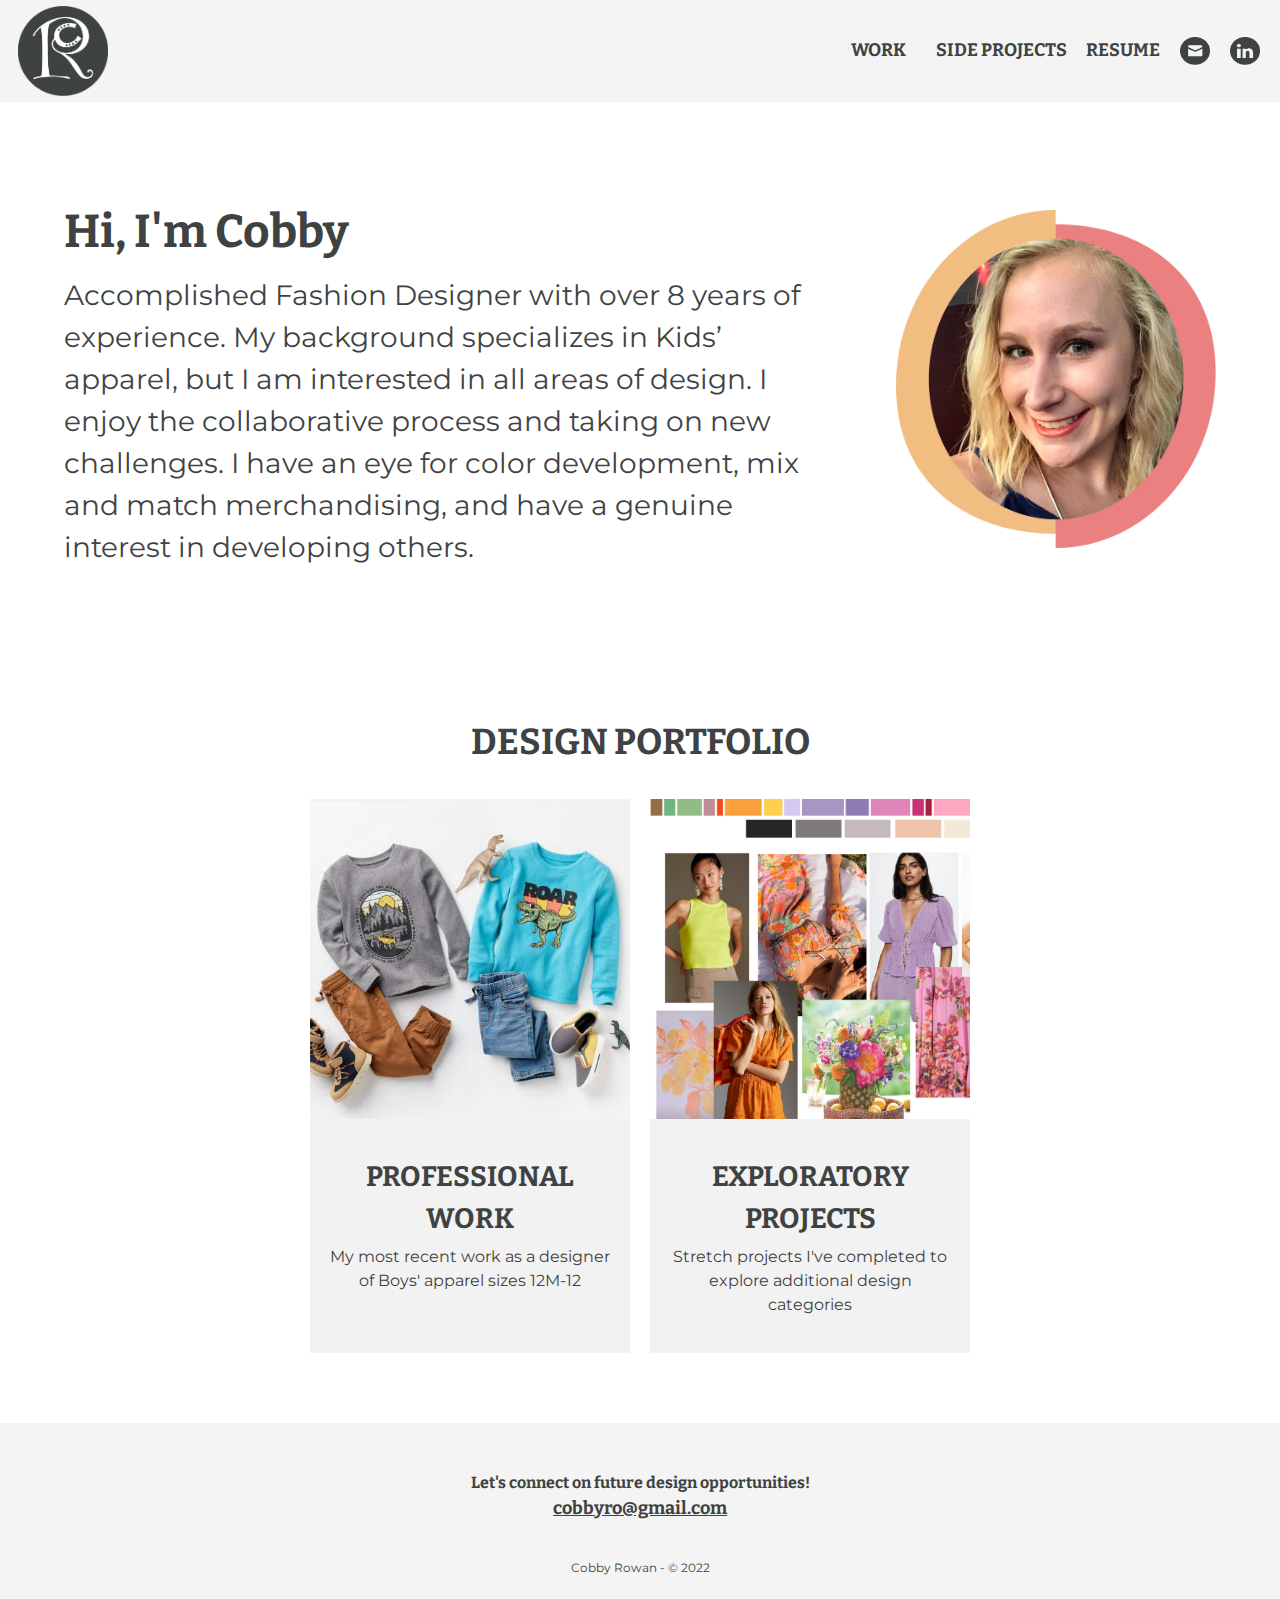
<file: index.html>
<!DOCTYPE html>
<html>
<!--Header-->
<header>

<!--Link to Call in Google Font-->
<link rel="preconnect" href="https://fonts.googleapis.com" />
<link rel="preconnect" href="https://fonts.gstatic.com" crossorigin />
<link rel="preconnect" href="https://fonts.googleapis.com">
<link rel="preconnect" href="https://fonts.gstatic.com" crossorigin>
<link rel="preconnect" href="https://fonts.googleapis.com">
<link rel="preconnect" href="https://fonts.gstatic.com" crossorigin>
<link href="https://fonts.googleapis.com/css2?family=Bitter:wght@400;600;700&family=Montserrat:wght@400;600;700&display=swap" rel="stylesheet">

<meta charset="UTF-8">

<!--Link to Call in Css File-->
<link rel="stylesheet" href="styles.css" />

<!--Favicon-->
<link rel="icon" type="image/x-icon" href="Images/favicon.png" />

<!--Site Name-->
<title>Cobby Rowan - Fashion Design</title>
</header>

<!--Content-->
<body>
    <!--Navigation-->
    <nav>
        <!--Logo-->
      <div class="logo">
          <a href="index.html"><img src="Images/CRLogo.png" alt="Cobby Rowan CR Logo" style="max-width:90px"></a></div>

        <!--PROFESSIONAL WORK-->
      <div class="nav-link_container">
        <div class="nav-link">
            <a href="work.html">WORK</a>
        </div>

        <!--SIDE PROJECTS-->
        <div class="nav-link">
            <a href="projects.html">SIDE PROJECTS</a>
        </div>

        <!--RESUME-->
        <div class="nav-link">
            <a href="COBBYROWAN RESUME22.pdf" target="_blank">RESUME</a>
        </div>
        <!--Social Media-->
        <div class="nav-social">
    <a href="mailto:cobbyro@gmail.com"><img src="Images/EmailLogo.png" alt="Email Icon"
        style="max-width:30px"></a></div>

    <div class="nav-social">
        <a href="https://www.linkedin.com/in/cobby-rowan-58543743/" target="_blank"><img src="Images/LinkedInLogo.png" alt="LinkedIn Icon" style="max-width:30px"></a></div>

      </div>

    </nav>

    <!--Mobile Nav - Hidden on Desktop -->
  <section class="nav-mobile" role="navigation">
    <div id="menuToggle">
      <input type="checkbox" />
      
      <!--Hamburger Lines -->
      <span></span>
      <span></span>
      <span></span>
      
      <!--Links Inside of Drop Down-->
      <ul id="menu">
        <a href="index.html"><li>HOME</li></a>
        <a href="work.html"><li>PROFESSIONAL WORK</li></a>
        <a href="projects.html"><li>SIDE PROJECTS</li></a>
        <a href="COBBYROWAN RESUME22.pdf" target="_blank"><li>RESUME</li></a>
        <a href="mailto:cobbyro@gmail.com"><img src="Images/EmailLogo.png" alt="Email Icon"
            style="max-width:30px"></a>
        <a href="https://www.linkedin.com/in/cobby-rowan-58543743/" target="_blank"><img src="Images/LinkedInLogo.png" alt="LinkedIn Icon" style="max-width:30px"></a>
      </ul>
    </div>

          
  </section>

    <!--Hero-->
    <section class="hero_container">
            

            <!--Text Info-->
            <div class="hero_container-copy">
                <h1 class="margin-bottom_five">Hi, I'm Cobby</h1>
                <h2 class="hero-container_sub-copy">Accomplished Fashion Designer with over 8 years of experience. My background specializes in Kids’ apparel, but I am interested in all areas of design.  I enjoy the collaborative process and taking on new challenges.  I have an eye for color development, mix and match merchandising, and have a genuine interest in developing others. 
                </h2>
            </div>
            <!--Image-->
            <div class="hero_container-img"><img src="Images/CobbyIntroImage.png" alt="Cobby Rowan Headshot"
                style="max-width:500px"></div>
    </section>

    <!--Case Study Cards-->
    <section>
    
        <h3 class="center">DESIGN PORTFOLIO</h3>

        <!--Card Container-->
        <div class="card-container">
            <!--Card 1-->
            <div class="card">
                <!--Card Link-->
                <a href="work.html">
                <img src="Images/professionalworkintro.png"
                style="max-width: 100%" alt="Jumping Beans Boys Clothing">
                <div class="card-copy">
                    <h4 class="margin-bottom_five">PROFESSIONAL WORK</h4>
                    <p class="margin-top_zero">My most recent work as a designer of Boys' apparel sizes 12M-12</p>

                    </div>
                </a>
            </div>

        <!--Card 2-->
        <div class="card">
            <a href="projects.html">
                <img src="Images/sideprojectintro.png"
                style="max-width: 100%;" alt="Womenswear Color and Mood Imag">
                <div class="card-copy">
                    <h4 class="margin-bottom_five">EXPLORATORY PROJECTS</h4>
                    <p class="margin-top_zero">Stretch projects I've completed to explore additional design categories</p>

                </div>

            </a>
        </div>

     

    </div>
    </section>

<!--Footer-->
    <footer> 
    
        <!--Contact-->
        <h6>Let's connect on future design opportunities!<br>
             <a class="link" href="mailto:cobbyro@gmail.com">cobbyro@gmail.com</a> </H6>

        <!--Copyright-->
        <p class="copyright">Cobby Rowan - &copy; 2022</p>



    </footer>    

</body>

</html>
</file>
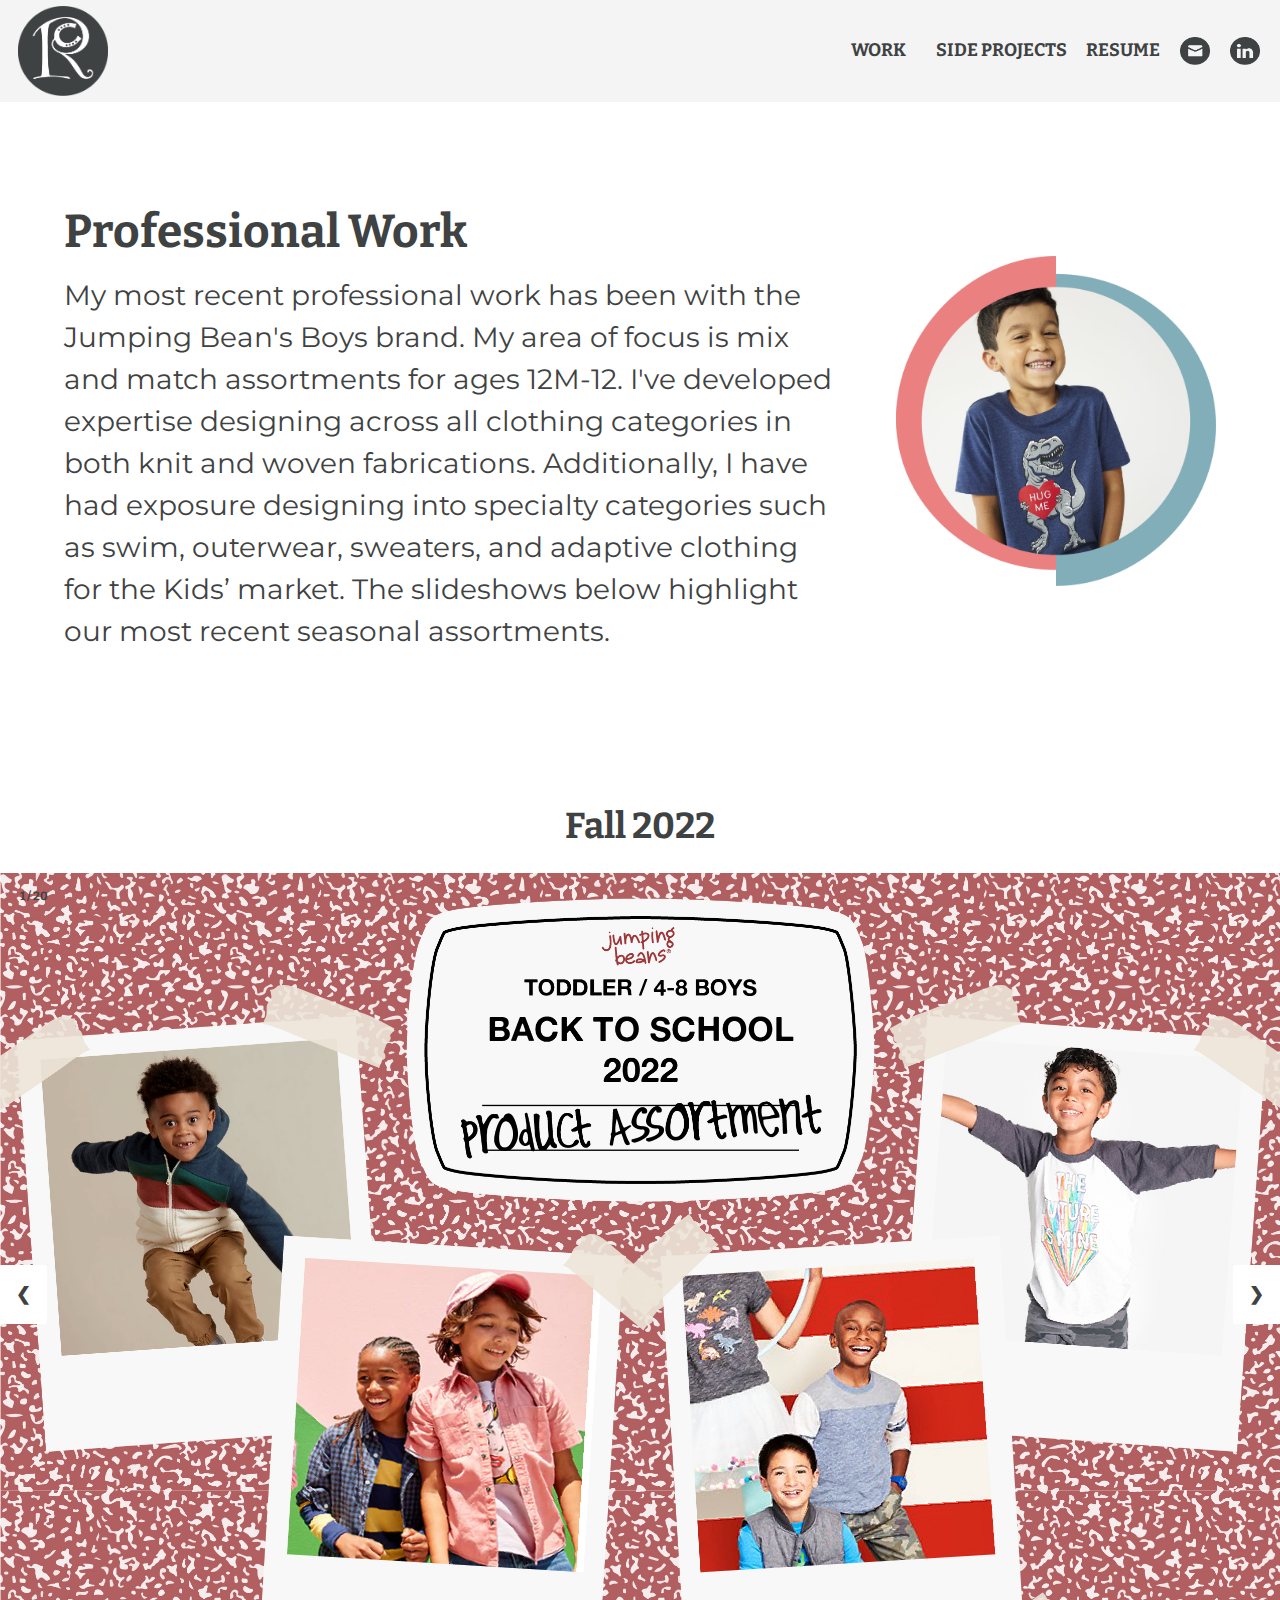
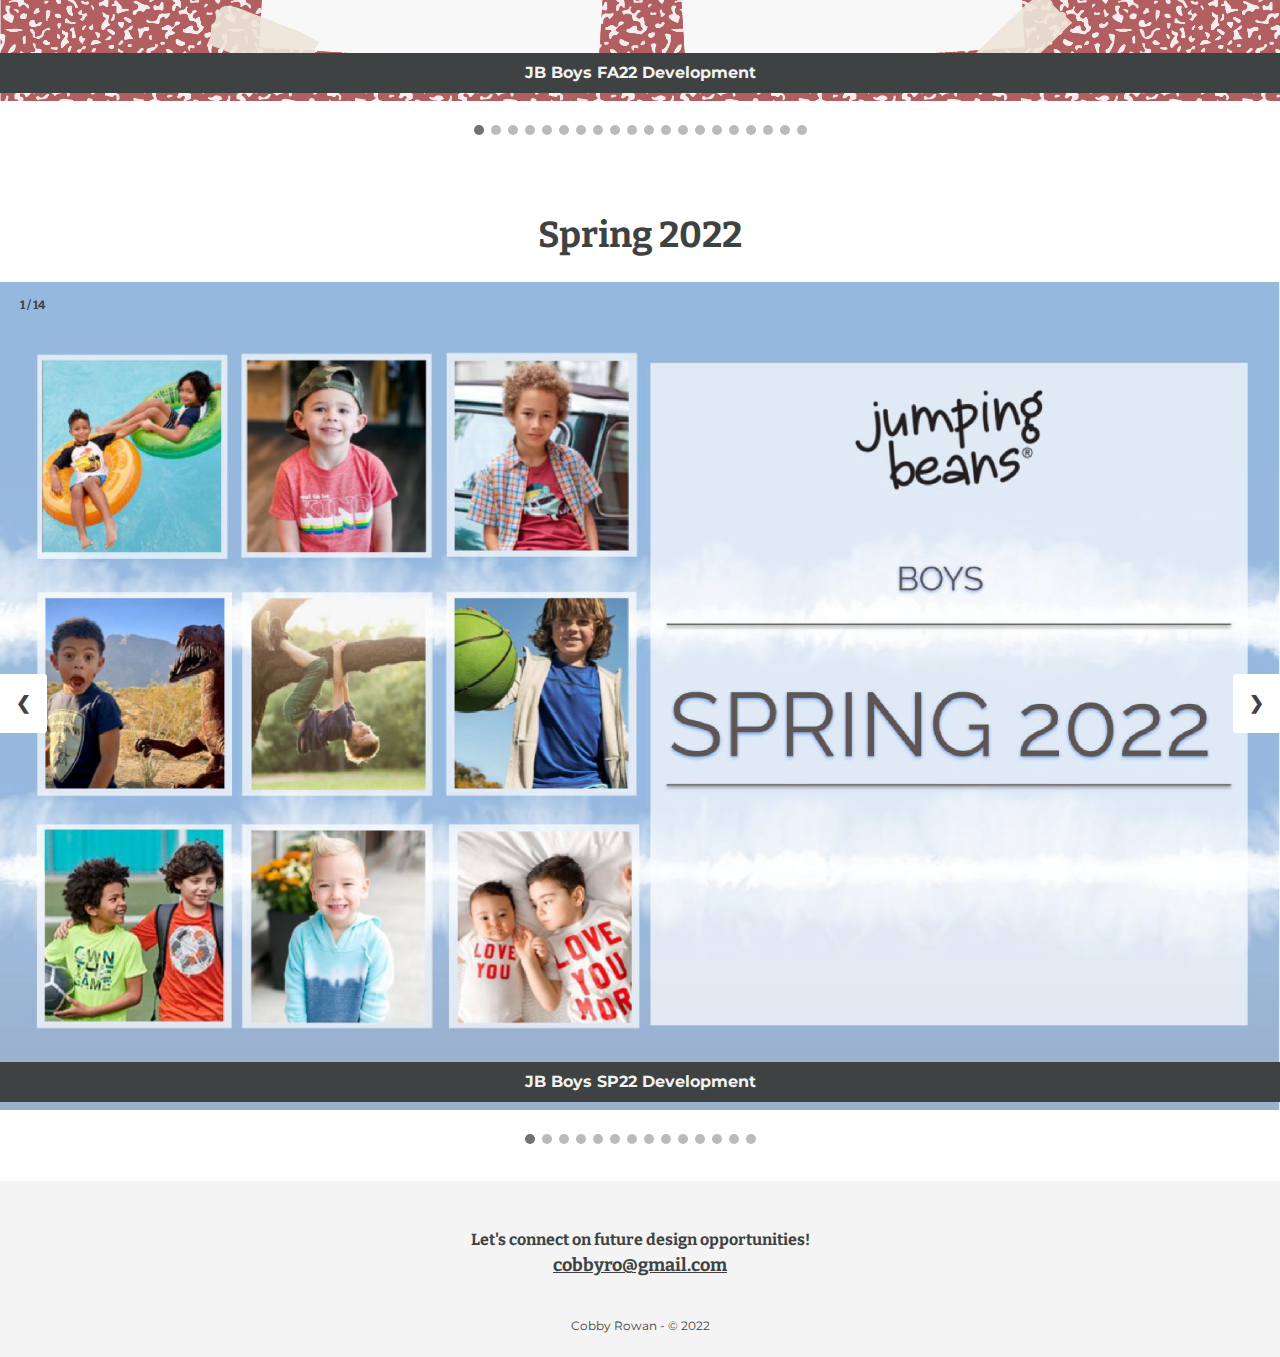
<file: work.html>
<!DOCTYPE html>
<html>
<!--Header-->
<header>

<!--Link to Call in Google Font-->
<link rel="preconnect" href="https://fonts.googleapis.com" />
<link rel="preconnect" href="https://fonts.gstatic.com" crossorigin />
<link rel="preconnect" href="https://fonts.googleapis.com">
<link rel="preconnect" href="https://fonts.gstatic.com" crossorigin>
<link rel="preconnect" href="https://fonts.googleapis.com">
<link rel="preconnect" href="https://fonts.gstatic.com" crossorigin>
<link href="https://fonts.googleapis.com/css2?family=Bitter:wght@400;600;700&family=Montserrat:wght@400;600;700&display=swap" rel="stylesheet">

<meta charset="UTF-8">

<!--Link to Call in Css File-->
<link rel="stylesheet" href="styles.css" />

<!--Favicon-->
<link rel="icon" type="image/x-icon" href="Images/favicon.png" />

<!--Site Name-->
<title>Cobby Rowan - Fashion Design</title>
</header>

<!--Content-->
<body>
    <!--Navigation-->
    <nav>
      <!--Logo-->
      <div class="logo">
          <a href="index.html"><img src="Images/CRLogo.png" alt="Cobby Rowan CR Logo" style="max-width:90px"></a></div>

      <!--PROFESSIONAL WORK-->
    <div class="nav-link_container">
      <div class="nav-link">
          <a href="work.html">WORK</a>
      </div>

      <!--SIDE PROJECTS-->
      <div class="nav-link">
          <a href="projects.html">SIDE PROJECTS</a>
      </div>

      <!--RESUME-->
      <div class="nav-link">
          <a href="COBBYROWAN RESUME22.pdf" target="_blank">RESUME</a>
      </div>
      <!--Social Media-->
      <div class="nav-social">
  <a href="mailto:cobbyro@gmail.com"><img src="Images/EmailLogo.png" alt="Email Icon"
      style="max-width:30px"></a></div>

  <div class="nav-social">
      <a href="https://www.linkedin.com/in/cobby-rowan-58543743/" target="_blank"><img src="Images/LinkedInLogo.png" alt="LinkedIn Icon" style="max-width:30px"></a></div>

    </div>

  </nav>

  <!--Mobile Nav - Hidden on Desktop -->
<section class="nav-mobile" role="navigation">
  <div id="menuToggle">
    <input type="checkbox" />
    
    <!--Hamburger Lines -->
    <span></span>
    <span></span>
    <span></span>
    
    <!--Links Inside of Drop Down-->
    <ul id="menu">
      <a href="index.html"><li>HOME</li></a>
      <a href="work.html"><li>PROFESSIONAL WORK</li></a>
      <a href="projects.html"><li>SIDE PROJECTS</li></a>
      <a href="COBBYROWAN RESUME22.pdf" target="_blank"><li>RESUME</li></a>
      <a href="mailto:cobbyro@gmail.com"><img src="Images/EmailLogo.png" alt="Email Icon"
          style="max-width:30px"></a>
      <a href="https://www.linkedin.com/in/cobby-rowan-58543743/" target="_blank"><img src="Images/LinkedInLogo.png" alt="LinkedIn Icon" style="max-width:30px"></a>
    </ul>
  </div>

          
  </section>

    <!--Hero-->
    <section class="hero_container">
            

            <!--Text Info-->
            <div class="hero_container-copy">
                <h1 class="margin-bottom_five">Professional Work</h1>
                <h2 class="hero-container_sub-copy">My most recent professional work has been with the Jumping Bean's Boys brand.  My area of focus is mix and match assortments for ages 12M-12.  I've developed expertise designing across all clothing categories in both knit and woven fabrications.  Additionally, I have had exposure designing into specialty categories such as swim, outerwear, sweaters, and adaptive clothing for the Kids’ market. The slideshows below highlight our most recent seasonal assortments.    
                </h2>
            </div>
            <!--Image-->
            <div class="hero_container-img"><img src="Images/JBBWORKHEROIMG.png" alt="Smiling Jumping Beans Boy" style="max-width:500px"></div>
    </section>

    <!--Slideshows-->

    <h3 class="center">Fall 2022</h3>

    <!-- Slideshow Container 1-->
<div class="slideshow-container">

    <!-- Full-width images with number and caption text -->
    <div class="mySlides1">
      <div class="numbertext">1 / 20</div>
      <img src="Images/JBBFA22COVER.jpg" style="width:100%">
      <div class="text">JB Boys FA22 Development</div>
    </div>
  
    <div class="mySlides1 fade">
      <div class="numbertext">2 / 20</div>
      <img src="Images/JBBFA22COLORMOOD.jpg" style="width:100%">
      <div class="text">FA22 Mood & Color Board</div>
    </div>
  
    <div class="mySlides1 fade">
      <div class="numbertext">3 / 20</div>
      <img src="Images/JBBFA22TOPS.jpg" style="width:100%">
      <div class="text">FA22 "Top Choice" Tees</div>
    </div>

    <div class="mySlides1 fade">
      <div class="numbertext">4 / 20</div>
      <img src="Images/JBBFA22WOVENS.jpg" style="width:100%">
      <div class="text">FA22 "Way Cool" Wovens</div>
    </div>

    <div class="mySlides1 fade">
      <div class="numbertext">5 / 20</div>
      <img src="Images/JBBFA22FLEECE.jpg" style="width:100%">
      <div class="text">FA22 "Comfy Comback" Fleece</div>
    </div>

    <div class="mySlides1 fade">
      <div class="numbertext">6 / 20</div>
      <img src="Images/JBBFA22JBALL.jpg" style="width:100%">
      <div class="text">FA22 Jumping Beans for All</div>
    </div>

    <div class="mySlides1 fade">
      <div class="numbertext">7 / 20</div>
      <img src="Images/JBBFA22KEYITEMS.jpg" style="width:100%">
      <div class="text">FA22 Key Item Sketches</div>
    </div>

    <div class="mySlides1 fade">
      <div class="numbertext">8 / 20</div>
      <img src="Images/JBBFA22BOY1.jpg" style="width:100%">
      <div class="text">FA22 Boy (4-8) Assortment CADs</div>
    </div>

    <div class="mySlides1 fade">
      <div class="numbertext">9 / 20</div>
      <img src="Images/JBBFA22BOY2.jpg" style="width:100%">
      <div class="text">FA22 Boy (4-8) Assortment CADs</div>
    </div>

    <div class="mySlides1 fade">
      <div class="numbertext">10 / 20</div>
      <img src="Images/JBBFA22BOY3.jpg" style="width:100%">
      <div class="text">FA22 Boy (4-8) Assortment CADs</div>
    </div>

    <div class="mySlides1 fade">
      <div class="numbertext">11 / 20</div>
      <img src="Images/JBBFA22TODD1.jpg" style="width:100%">
      <div class="text">FA22 Toddler Assortment CADs</div>
    </div>

    <div class="mySlides1 fade">
      <div class="numbertext">12 / 20</div>
      <img src="Images/JBBFA22TODD2.jpg" style="width:100%">
      <div class="text">FA22 Toddler Assortment CADs</div>
    </div>

    <div class="mySlides1 fade">
      <div class="numbertext">13 / 20</div>
      <img src="Images/JBBFA22TODD3.jpg" style="width:100%">
      <div class="text">FA22 Toddler Assortment CADs</div>
    </div>

    <div class="mySlides1 fade">
      <div class="numbertext">14 / 20</div>
      <img src="Images/JBBFA22TODD4.jpg" style="width:100%">
      <div class="text">FA22 Toddler Assortment CADs</div>
    </div>

    <div class="mySlides1 fade">
      <div class="numbertext">15 / 20</div>
      <img src="Images/JBBFA22GENDERFREE.jpg" style="width:100%">
      <div class="text">FA22 Gender Neutral Fleece</div>
    </div>

    <div class="mySlides1 fade">
      <div class="numbertext">16 / 20</div>
      <img src="Images/JBBFA22PRODUCT1.jpg" style="width:100%">
      <div class="text">FA22 Production Samples</div>
    </div>

    <div class="mySlides1 fade">
      <div class="numbertext">17 / 20</div>
      <img src="Images/JBBFA22PRODUCT2.jpg" style="width:100%">
      <div class="text">FA22 Production Samples</div>
    </div>

    <div class="mySlides1 fade">
      <div class="numbertext">18 / 20</div>
      <img src="Images/JBBFA22PRODUCT3.jpg" style="width:100%">
      <div class="text">FA22 Production Samples</div>
    </div>

    <div class="mySlides1 fade">
      <div class="numbertext">19 / 20</div>
      <img src="Images/JBBFA22PRODUCT4.jpg" style="width:100%">
      <div class="text">FA22 Production Samples</div>
    </div>

    <div class="mySlides1 fade">
      <div class="numbertext">20 / 20</div>
      <img src="Images/JBBFA22PRODUCT5.jpg" style="width:100%">
      <div class="text">FA22 Production Samples - Gender Neutral Fleece</div>
    </div>
  
    <!-- Next and previous buttons -->
    <a class="prev" onclick="plusSlides(-1)">&#10094;</a>
    <a class="next" onclick="plusSlides(1)">&#10095;</a>
  </div><br>
  
  <!-- The dots/circles -->
  <div style="text-align:center">
    <span class="dot" onclick="currentSlide(1)"></span>
    <span class="dot" onclick="currentSlide(2)"></span>
    <span class="dot" onclick="currentSlide(3)"></span>
    <span class="dot" onclick="currentSlide(4)"></span>
    <span class="dot" onclick="currentSlide(5)"></span>
    <span class="dot" onclick="currentSlide(6)"></span>
    <span class="dot" onclick="currentSlide(7)"></span>
    <span class="dot" onclick="currentSlide(8)"></span>
    <span class="dot" onclick="currentSlide(9)"></span>
    <span class="dot" onclick="currentSlide(10)"></span>
    <span class="dot" onclick="currentSlide(11)"></span>
    <span class="dot" onclick="currentSlide(12)"></span>
    <span class="dot" onclick="currentSlide(13)"></span>
    <span class="dot" onclick="currentSlide(14)"></span>
    <span class="dot" onclick="currentSlide(15)"></span>
    <span class="dot" onclick="currentSlide(16)"></span>
    <span class="dot" onclick="currentSlide(17)"></span>
    <span class="dot" onclick="currentSlide(18)"></span>
    <span class="dot" onclick="currentSlide(19)"></span>
    <span class="dot" onclick="currentSlide(20)"></span>
  </div>

  <h3 class="center">Spring 2022</h3>

  <!-- Slideshow Container 2-->
<div class="slideshow-container">

  <!-- Full-width images with number and caption text -->
  <div class="mySlides2">
    <div class="numbertext">1 / 14</div>
    <img src="Images/SP22coverslide.jpg" style="width:100%">
    <div class="text">JB Boys SP22 Development</div>
  </div>

  <div class="mySlides2 fade">
    <div class="numbertext">2 / 14</div>
    <img src="Images/SP22boymood.jpg" style="width:100%">
    <div class="text">Boy (Size 4-12) Mood & Color Board</div>
  </div>

  <div class="mySlides2 fade">
    <div class="numbertext">3 / 14</div>
    <img src="Images/SP22toddlermood.jpg" style="width:100%">
    <div class="text">Toddler Boy Mood & Color Board</div>
  </div>

  <div class="mySlides2 fade">
    <div class="numbertext">4 / 14</div>
    <img src="Images/SP22fashionpyramid.jpg" style="width:100%">
    <div class="text">SP22 Fashion Pyramid Shopping Guide</div>
  </div>

  <div class="mySlides2 fade">
    <div class="numbertext">5 / 14</div>
    <img src="Images/SP22BTABLECAD.jpg" style="width:100%">
    <div class="text">SP22 Boy Table Assortment</div>
  </div>

  <div class="mySlides2 fade">
    <div class="numbertext">6 / 14</div>
    <img src="Images/SP22TABLECAD2.jpg" style="width:100%">
    <div class="text">SP22 Boy Elevated Table Assortment</div>
  </div>
  
  <div class="mySlides2 fade">
    <div class="numbertext">7 / 14</div>
    <img src="Images/SP22HANGINGCAD.jpg" style="width:100%">
    <div class="text">SP22 Hanging Product Assortment</div>
  </div>

  <div class="mySlides2 fade">
    <div class="numbertext">8 / 14</div>
    <img src="Images/SP22TABLECAD3.jpg" style="width:100%">
    <div class="text">SP22 Toddler Table Assortments</div>
  </div>

  <div class="mySlides2 fade">
    <div class="numbertext">9 / 14</div>
    <img src="Images/SP22TABLECAD4.jpg" style="width:100%">
    <div class="text">SP22 Toddler Table Assortments</div>
  </div>

  <div class="mySlides2 fade">
    <div class="numbertext">10 / 14</div>
    <img src="Images/SP22PRODUCTION1.jpg" style="width:100%">
    <div class="text">SP22 Production Samples</div>
  </div>

  <div class="mySlides2 fade">
    <div class="numbertext">11 / 14</div>
    <img src="Images/SP22PRODUCTION2.jpg" style="width:100%">
    <div class="text">SP22 Production Samples</div>
  </div>

  <div class="mySlides2 fade">
    <div class="numbertext">12 / 14</div>
    <img src="Images/SP22YARNDYE.jpg" style="width:100%">
    <div class="text">SP22 Yarn Dye Development</div>
  </div>


  <div class="mySlides2 fade">
    <div class="numbertext">13 / 14</div>
    <img src="Images/SP22SWIMCONCEPT.jpg" style="width:100%">
    <div class="text">SP22 Swim Concept Inspiration</div>
  </div>

  <div class="mySlides2 fade">
    <div class="numbertext">14 / 14</div>
    <img src="Images/SP22SWIMPRODUCT.jpg" style="width:100%">
    <div class="text">SP22 Swim Production Samples</div>
  </div>

  <!-- Next and previous buttons -->
  <a class="prev" onclick="plusSlides2(-1)">&#10094;</a>
  <a class="next" onclick="plusSlides2(1)">&#10095;</a>
</div>
<br>

 <!-- The dots/circles -->
 <div style="text-align:center">
  <span class="dot2" onclick="currentSlide2(1)"></span>
  <span class="dot2" onclick="currentSlide2(2)"></span>
  <span class="dot2" onclick="currentSlide2(3)"></span>
  <span class="dot2" onclick="currentSlide2(4)"></span>
  <span class="dot2" onclick="currentSlide2(5)"></span>
  <span class="dot2" onclick="currentSlide2(6)"></span>
  <span class="dot2" onclick="currentSlide2(7)"></span>
  <span class="dot2" onclick="currentSlide2(8)"></span>
  <span class="dot2" onclick="currentSlide2(9)"></span>
  <span class="dot2" onclick="currentSlide2(10)"></span>
  <span class="dot2" onclick="currentSlide2(11)"></span>
  <span class="dot2" onclick="currentSlide2(12)"></span>
  <span class="dot2" onclick="currentSlide2(13)"></span>
  <span class="dot2" onclick="currentSlide2(14)"></span>
</div>





<!--Footer-->
    <footer> 
    
        <!--Contact-->
        <h6>Let's connect on future design opportunities!<br>
             <a class="link" href="mailto:cobbyro@gmail.com">cobbyro@gmail.com</a> </H6>

        <!--Copyright-->
        <p class="copyright">Cobby Rowan - &copy; 2022</p>



    </footer>    

</body>

    <!-- Slideshow Javascript -->
    <script src="./index.js"></script>


</html>
</file>
<file: styles.css>
/* Define Global Css*/
body {
    font-family: 'Bitter', serif;
    font-weight: 700;
    color: #3F4242; 
    line-height: 1.5; 
    margin: 0;
}

/* Define Default Global Font Size */
h1 {
    font-size: 46px;
}

h2 {
    font-size: 28px;
    font-family: 'Montserrat', sans-serif;
    margin-top: 8px;
}

h3 {
    font-size: 36px;
    margin-bottom: 20px;
}

h4{
    font-size: 28px;
}

h5 {
    font-size: 20px;
}

h6 {
    font-size: 16px;
}

p {
    font-size: 16px;
    font-weight: 400;
    font-family: 'Montserrat', sans-serif;
}

a {
    font-size: 18px;
    font-weight: 700;
    color: #3F4242;
    text-decoration: none;
}

a:hover { 
    text-decoration: underline;
}

/* Define Global Helper Styles*/

.center {
    text-align: center;
}

.margin-bottom_five {
    margin-bottom: 5px;
}

.link { 
    text-decoration: underline;
    font-weight: 700;
}

.link-hover {
    text-decoration: none;
}

.margin-top_zero {
    margin-top: 0;

}

.hero-container_sub-copy {
    font-weight: 400;
}

/* Define Navigation Styles */

nav {
    background-color: #f4f4f4; 
  display: flex;
  justify-content: center;
  align-items: center;
  text-align:center;
}

.logo {
  width: 10%;
  padding: 6px;
}
.nav-link_container {
  display: flex;
  justify-content: right;
  margin-left: 20px;
  width: 90%;
}
.nav-link {
 min-width: 10%;

}

.nav-social {
    min-width: 1%;
    margin-right: 20px;
}

.nav-mobile {
    display: none;
  }
  
  #menuToggle
  {
    display: block;
    position: relative;
    top: 10px;
    left: 10px;
    z-index: 1;
    -webkit-user-select: none;
    user-select: none;
    margin: 20px 20px 30px 20px;
  }
  
  #menuToggle a
  {
    text-decoration: none;
    color: #000000;
    transition: color 0.3s ease;
  }
  
  
  #menuToggle input
  {
    display: block;
    width: 40px;
    height: 32px;
    position: absolute;
    top: -7px;
    left: -5px;
    cursor: pointer;
    opacity: 0; /* hide this */
    z-index: 2; /* and place it over the hamburger */
    
    -webkit-touch-callout: none;
  }
  
  /*
   * Just a quick hamburger
   */
  #menuToggle span
  {
    display: block;
    width: 33px;
    height: 4px;
    margin-bottom: 5px;
    position: relative;
    background: #000000;
    border-radius: 3px;
    z-index: 1;
    transform-origin: 4px 0px;
    transition: transform 0.5s cubic-bezier(0.77,0.2,0.05,1.0),
                background 0.5s cubic-bezier(0.77,0.2,0.05,1.0),
                opacity 0.55s ease;
  }
  
  #menuToggle span:first-child
  {
    transform-origin: 0% 0%;
  }
  
  #menuToggle span:nth-last-child(2)
  {
    transform-origin: 0% 100%;
  }
  
  /* 
   * Transform all the slices of hamburger
   * into a crossmark.
   */
  #menuToggle input:checked ~ span
  {
    opacity: 1;
    transform: rotate(45deg) translate(-2px, -1px);
    background: #000000;
  }
  
  /*
   * But let's hide the middle one.
   */
  #menuToggle input:checked ~ span:nth-last-child(3)
  {
    opacity: 0;
    transform: rotate(0deg) scale(0.2, 0.2);
  }
  
  /*
   * Ohyeah and the last one should go the other direction
   */
  #menuToggle input:checked ~ span:nth-last-child(2)
  {
    transform: rotate(-45deg) translate(0, -1px);
  }
  
  /*
   * Make this absolute positioned
   * at the top left of the screen
   */
  #menu
  {
    position: absolute;
    width: 300px;
    margin: -100px 0 0 -50px;
    padding: 50px;
    padding-top: 125px;
    
    background: #ededed;
    list-style-type: none;
    -webkit-font-smoothing: antialiased;
    /* to stop flickering of text in safari */
    
    transform-origin: 0% 0%;
    transform: translate(-100%, 0);
    
    transition: transform 0.5s cubic-bezier(0.77,0.2,0.05,1.0);
  }
  
  #menu li
  {
    padding: 10px 0;
    font-size: 22px;
  }
  
  /*
   * And let's slide it in from the left
   */
  #menuToggle input:checked ~ ul
  {
    transform: none;
  }


/* Define Hero Styles */

.hero_container {
    background-color: #ffffff;
    display: flex;
    align-items: center; 
    margin-bottom: 60px; 
}

.hero_container-img {
    width: 25%;
}

.hero_container-img img {
    width: 100%; 
}

.hero_container-copy {
    width: 70%;
    padding: 5%;
}

/* Define Card Styles */


.card-container {
    display: flex;
    flex-flow: wrap;
    justify-content: center;
    margin: auto auto 60px auto; 
    max-width: 1600px; 

}

.card {
    background-color: #f2f2f2;
    width: 25%; 
    margin: 10px; 
    text-align:center;
    
}

.card a:hover { 
    text-decoration: none; 
}

.card-copy {
    padding: 0 20px 20px 20px; 

}

/* Define Slideshow Styles */ 
* {box-sizing: border-box}
.mySlides1, .mySlides2, .mySlides3 {display: none}
img {vertical-align: middle;}

/* Slideshow container */
.slideshow-container {
  max-width: 1350px;
  position: relative;
  margin: auto;
}


/* Next & previous buttons */
.prev, .next {
  cursor: pointer;
  position: absolute;
  top: 50%;
  width: auto;
  margin-top: -22px;
  padding: 16px;
  color: #3F4242;
  background-color: white;
  font-weight: bold;
  font-size: 18px;
  transition: 0.6s ease;
  border-radius: 0 3px 3px 0;
  user-select: none;
}

/* Position the "next button" to the right */
.next {
  right: 0;
  border-radius: 3px 0 0 3px;
}

/* On hover, add a black background color with a little bit see-through */
.prev:hover, .next:hover {
  background-color: rgba(0, 0, 0, 0.643);
  color: white;
}

/* Caption text */
.text {
    background-color: #3F4242;
  color: #f2f2f2;
  font-family: 'Montserrat';
  font-size: 16px;
  padding: 8px 12px;
  position: absolute;
  bottom: 8px;
  width: 100%;
  text-align: center;
}

/* Number text (1/3 etc) */
.numbertext {
  color: #3F4242;
  font-size: 12px;
  padding: 14px 20px;
  position: absolute;
  top: 0;
}

/* The dots/bullets/indicators */
.dot {
  cursor: pointer;
  height: 10px;
  width: 10px;
  margin: 0 2px;
  background-color: #bbb;
  border-radius: 50%;
  display: inline-block;
  transition: background-color 0.6s ease;
  margin-bottom: 30px;
}

.active, .dot:hover {
  background-color: #717171;
}

.dot2 {
  cursor: pointer;
  height: 10px;
  width: 10px;
  margin: 0 2px;
  background-color: #bbb;
  border-radius: 50%;
  display: inline-block;
  transition: background-color 0.6s ease;
  margin-bottom: 30px;
}

.active, .dot2:hover {
  background-color: #717171;
}

.dot3 {
  cursor: pointer;
  height: 10px;
  width: 10px;
  margin: 0 2px;
  background-color: #bbb;
  border-radius: 50%;
  display: inline-block;
  transition: background-color 0.6s ease;
  margin-bottom: 30px;
}

.active, .dot3:hover {
  background-color: #717171;
}

/* Fading animation */
.fade {
  animation-name: fade;
  animation-duration: 1.5s;
}

@keyframes fade {
  from {opacity: .4}
  to {opacity: 1}
}



/* Define Footer Styles */

footer {
    background-color: #f4f4f4; 
    text-align: center;
    padding: 10px; 
}

.copyright {
    font-size: 12px;
    margin-top: 10px; 

}

/* Define Media Queries Which Tell the Code How Resize */

@media screen and (max-width: 768px) {
    nav {
        display: none;
    }

    .nav-mobile {
        display: block;

        
      }


    h1 {
        font-size: 24px; 
    }

    h2 {
        font-size: 18px; 
    }

    h3 {
        font-size: 22px;
    }
    
    h4{
        font-size: 18px;
    }
    
    h5 {
        font-size: 16px;
    }
    
    h6 {
        font-size: 14px;
    }
    
    a {
        font-size: 14px;

    }

  

    .hero_container {
        display: flex; 
        flex-direction: column; 
    }

    .hero_container-img {
        min-width: 100%;
    }

    .hero_container-copy {
        min-width: 100%;
        margin: 20px;
        padding: 0;
        text-align: center;
    }

    .card-container {
        display: flex;
        flex-direction: column;
        margin-left: auto;
        margin-right: auto;
    }

    .card {
        width: 100%;
    }

    .card img {
        max-width: 100%;
    }

}

@media screen and (max-width: 1024px) {
 

    .nav-link {
        min-width: 15%;
       
       }

       .nav-social {
        min-width: 3%; }

    p { 
        font-size: 14px; 
    }

    .hero_container-img {
        width: 50%; 
    }

    .hero_container-copy {
        width: 50%; 
    }


    

}
</file>
